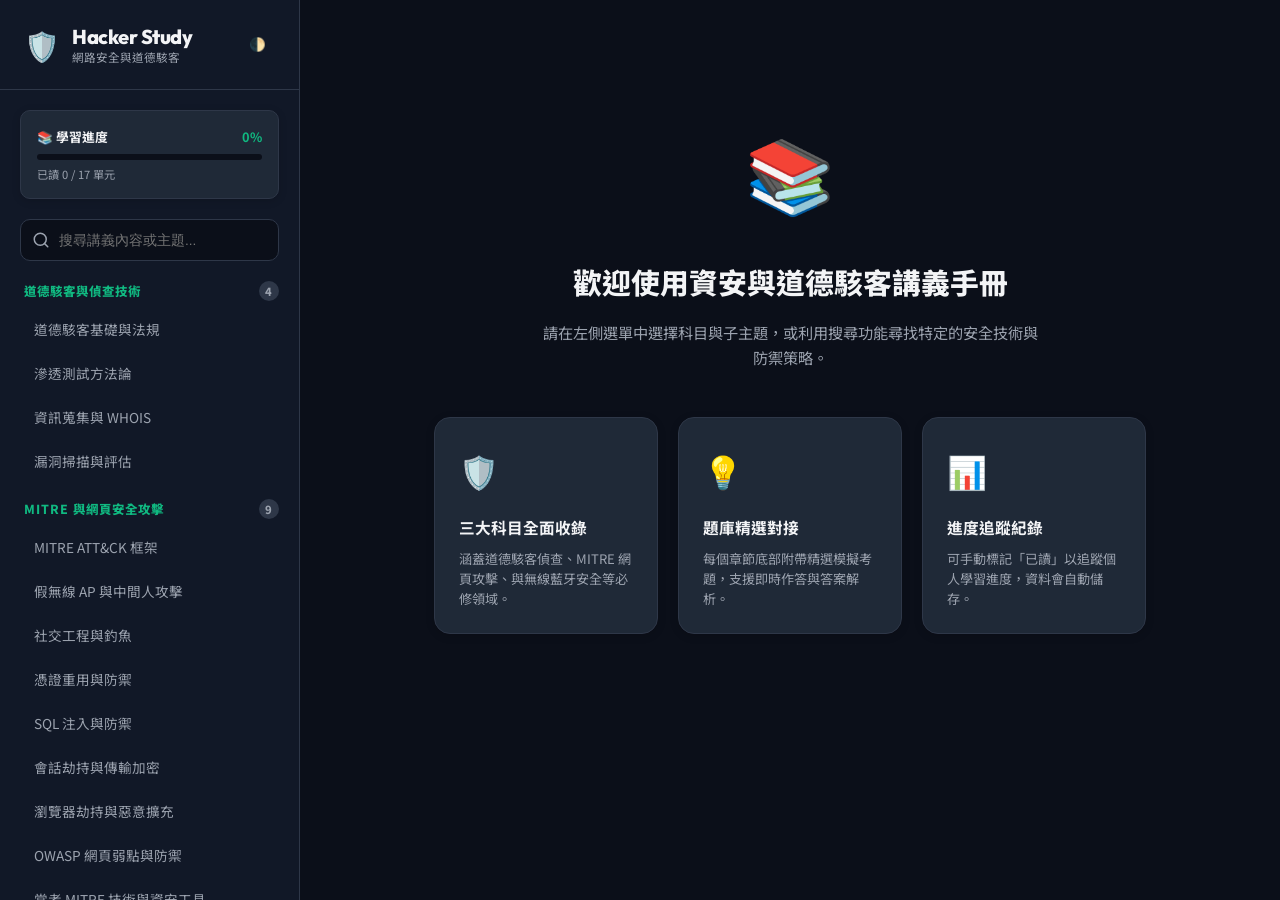
<file: handouts/index.html>
<!DOCTYPE html>
<html lang="zh-TW" data-theme="twilight">
<head>
    <meta charset="UTF-8">
    <meta name="viewport" content="width=device-width, initial-scale=1.0">
    <title>🛡️ 網路安全與道德駭客 — 學習講義手冊</title>
    <!-- Google Fonts -->
    <link rel="preconnect" href="https://fonts.googleapis.com">
    <link rel="preconnect" href="https://fonts.gstatic.com" crossorigin>
    <link href="https://fonts.googleapis.com/css2?family=Fira+Code:wght@400;500;700&family=Outfit:wght@300;400;600;800&family=Noto+Sans+TC:wght@400;500;700;900&display=swap" rel="stylesheet">
    <link rel="stylesheet" href="style.css">
</head>
<body>
    <div class="app-container">
        <!-- 頂部導航欄 (行動端顯示) -->
        <header class="mobile-header">
            <button id="sidebar-toggle" class="icon-btn">
                <svg width="24" height="24" viewBox="0 0 24 24" fill="none" stroke="currentColor" stroke-width="2" stroke-linecap="round" stroke-linejoin="round"><line x1="3" y1="12" x2="21" y2="12"></line><line x1="3" y1="6" x2="21" y2="6"></line><line x1="3" y1="18" x2="21" y2="18"></line></svg>
            </button>
            <span class="logo-text">🛡️ 學習講義手冊</span>
            <button id="theme-toggle-mobile" class="icon-btn">🌓</button>
        </header>

        <!-- 側邊導航欄 -->
        <aside class="sidebar" id="sidebar">
            <div class="sidebar-header">
                <div class="brand">
                    <span class="brand-icon">🛡️</span>
                    <div>
                        <h1 class="brand-name">Hacker Study</h1>
                        <p class="brand-sub">網路安全與道德駭客</p>
                    </div>
                </div>
                <button id="theme-toggle-desktop" class="icon-btn" title="切換主題模式">🌓</button>
            </div>

            <!-- 進度看板 -->
            <div class="progress-card">
                <div class="progress-info">
                    <span class="progress-title">📚 學習進度</span>
                    <span id="progress-percent" class="progress-percent">0%</span>
                </div>
                <div class="progress-bar-container">
                    <div id="progress-bar" class="progress-bar-fill" style="width: 0%"></div>
                </div>
                <div id="progress-text" class="progress-text">已完成 0 / 12 單元</div>
            </div>

            <!-- 搜尋框 -->
            <div class="search-box">
                <svg class="search-icon" width="18" height="18" viewBox="0 0 24 24" fill="none" stroke="currentColor" stroke-width="2" stroke-linecap="round" stroke-linejoin="round"><circle cx="11" cy="11" r="8"></circle><line x1="21" y1="21" x2="16.65" y2="16.65"></line></svg>
                <input type="text" id="search-input" placeholder="搜尋講義內容或主題...">
            </div>

            <!-- 導航菜單 -->
            <nav class="nav-menu" id="nav-menu">
                <div class="loading-placeholder">載入導航選單中...</div>
            </nav>
        </aside>

        <!-- 遮罩層 (行動端側邊欄開啟時) -->
        <div class="overlay" id="overlay"></div>

        <!-- 主內容區域 -->
        <main class="main-content">
            <div class="content-wrapper" id="content-wrapper">
                
                <!-- 講義本文顯示區 -->
                <article class="handout-article" id="handout-article">
                    <!-- 預設歡迎畫面 -->
                    <div class="welcome-screen">
                        <div class="welcome-icon">📚</div>
                        <h2 class="welcome-title">歡迎使用資安與道德駭客講義手冊</h2>
                        <p class="welcome-desc">請在左側選單中選擇科目與子主題，或利用搜尋功能尋找特定的安全技術與防禦策略。</p>
                        
                        <div class="welcome-features">
                            <div class="feature-card">
                                <div class="feature-emoji">🛡️</div>
                                <h4>三大科目全面收錄</h4>
                                <p>涵蓋道德駭客偵查、MITRE 網頁攻擊、與無線藍牙安全等必修領域。</p>
                            </div>
                            <div class="feature-card">
                                <div class="feature-emoji">💡</div>
                                <h4>題庫精選對接</h4>
                                <p>每個章節底部附帶精選模擬考題，支援即時作答與答案解析。</p>
                            </div>
                            <div class="feature-card">
                                <div class="feature-emoji">📊</div>
                                <h4>進度追蹤紀錄</h4>
                                <p>可手動標記「已讀」以追蹤個人學習進度，資料會自動儲存。</p>
                            </div>
                        </div>
                    </div>
                </article>

                <!-- 考題互動區 -->
                <section class="questions-section hidden" id="questions-section">
                    <h3 class="section-title">💡 相關考題練習</h3>
                    <div class="questions-list" id="questions-list">
                        <!-- 考題卡片動態載入 -->
                    </div>
                </section>

                <!-- 底部分頁導航 -->
                <footer class="article-footer hidden" id="article-footer">
                    <button id="prev-topic-btn" class="nav-btn">
                        <svg width="18" height="18" viewBox="0 0 24 24" fill="none" stroke="currentColor" stroke-width="2" stroke-linecap="round" stroke-linejoin="round"><line x1="19" y1="12" x2="5" y2="12"></line><polyline points="12 19 5 12 12 5"></polyline></svg>
                        <span>上一單元</span>
                    </button>
                    
                    <button id="mark-read-btn" class="read-btn">
                        <span class="checkbox-box"></span>
                        <span class="read-btn-text">標記為已讀</span>
                    </button>
                    
                    <button id="next-topic-btn" class="nav-btn">
                        <span>下一單元</span>
                        <svg width="18" height="18" viewBox="0 0 24 24" fill="none" stroke="currentColor" stroke-width="2" stroke-linecap="round" stroke-linejoin="round"><line x1="5" y1="12" x2="19" y2="12"></line><polyline points="12 5 19 12 12 19"></polyline></svg>
                    </button>
                </footer>
            </div>
        </main>
    </div>

    <!-- 載入講義資料 -->
    <script src="handouts-data.js"></script>
    <!-- 載入主應用程式邏輯 -->
    <script src="app.js"></script>
</body>
</html>
</file>
<file: handouts/style.css>
/* ==========================================================================
   🛡️ 網路安全與道德駭客 講義網站核心樣式表 (CSS)
   Aesthetic Palette: Cyber-Nord & Twilight Theme, Fully Responsive
   ========================================================================== */

   :root {
    /* Twilight 暮藍主題 (預設) */
    --bg-app: #0b0f19;
    --bg-sidebar: #111827;
    --bg-card: #1f2937;
    --bg-card-soft: rgba(31, 41, 55, 0.6);
    --border-color: #2e3748;
    --text-main: #f3f4f6;
    --text-muted: #9ca3af;
    --accent: #10b981;
    --accent-hover: #059669;
    --accent-soft: rgba(16, 185, 129, 0.1);
    
    --correct: #10b981;
    --correct-soft: rgba(16, 185, 129, 0.15);
    --wrong: #ef4444;
    --wrong-soft: rgba(239, 68, 68, 0.15);
    
    --radius-lg: 16px;
    --radius-md: 10px;
    --radius-sm: 6px;
    
    --font-heading: 'Outfit', 'Noto Sans TC', sans-serif;
    --font-body: 'Noto Sans TC', 'Outfit', sans-serif;
    --font-mono: 'Fira Code', 'Courier New', monospace;
    
    --shadow: 0 4px 20px rgba(0, 0, 0, 0.25);
    --shadow-sm: 0 2px 8px rgba(0, 0, 0, 0.15);
    
    --transition: 0.25s cubic-bezier(0.4, 0, 0.2, 1);
}

/* Light 淺色模式主題 */
[data-theme="light"] {
    --bg-app: #f4f6f9;
    --bg-sidebar: #ffffff;
    --bg-card: #ffffff;
    --bg-card-soft: rgba(255, 255, 255, 0.85);
    --border-color: #e2e8f0;
    --text-main: #1f2937;
    --text-muted: #6b7280;
    --accent: #3b82f6;
    --accent-hover: #2563eb;
    --accent-soft: rgba(59, 130, 246, 0.1);
    
    --correct: #10b981;
    --correct-soft: rgba(16, 185, 129, 0.12);
    --wrong: #dc2626;
    --wrong-soft: rgba(220, 38, 38, 0.12);
    
    --shadow: 0 4px 20px rgba(148, 163, 184, 0.12);
    --shadow-sm: 0 2px 8px rgba(148, 163, 184, 0.08);
}

/* Cyber Neon 賽博霓虹主題 */
[data-theme="cyber"] {
    --bg-app: #030008;
    --bg-sidebar: #0a0514;
    --bg-card: #120924;
    --bg-card-soft: rgba(18, 9, 36, 0.7);
    --border-color: #ff007f;
    --text-main: #00ffcc;
    --text-muted: #8b5cf6;
    --accent: #ff007f;
    --accent-hover: #e0006c;
    --accent-soft: rgba(255, 0, 127, 0.15);
    
    --correct: #00ff88;
    --correct-soft: rgba(0, 255, 136, 0.15);
    --wrong: #ff3b30;
    --wrong-soft: rgba(255, 59, 48, 0.15);
    
    --shadow: 0 0 15px rgba(255, 0, 127, 0.3);
    --shadow-sm: 0 0 5px rgba(0, 255, 204, 0.2);
}

/* ==========================================================================
   Reset & Base Styles
   ========================================================================== */
* {
    box-sizing: border-box;
    margin: 0;
    padding: 0;
}

body {
    background-color: var(--bg-app);
    color: var(--text-main);
    font-family: var(--font-body);
    transition: background-color var(--transition), color var(--transition);
    min-height: 100vh;
    overflow-x: hidden;
}

/* 捲動軸設計 */
::-webkit-scrollbar {
    width: 6px;
    height: 6px;
}
::-webkit-scrollbar-track {
    background: transparent;
}
::-webkit-scrollbar-thumb {
    background: var(--border-color);
    border-radius: 10px;
}
::-webkit-scrollbar-thumb:hover {
    background: var(--accent);
}

/* ==========================================================================
   App Layout
   ========================================================================== */
.app-container {
    display: flex;
    min-height: 100vh;
}

/* 行動端頂部欄 */
.mobile-header {
    display: none;
    position: fixed;
    top: 0;
    left: 0;
    right: 0;
    height: 60px;
    background: var(--bg-sidebar);
    border-bottom: 1px solid var(--border-color);
    z-index: 100;
    padding: 0 16px;
    justify-content: space-between;
    align-items: center;
    box-shadow: var(--shadow-sm);
}

.logo-text {
    font-size: 1.15rem;
    font-weight: 700;
    font-family: var(--font-heading);
}

/* 側邊欄 */
.sidebar {
    width: 300px;
    background-color: var(--bg-sidebar);
    border-right: 1px solid var(--border-color);
    display: flex;
    flex-direction: column;
    height: 100vh;
    position: sticky;
    top: 0;
    z-index: 50;
    flex-shrink: 0;
    transition: transform var(--transition), background-color var(--transition), border-color var(--transition);
}

.sidebar-header {
    padding: 24px;
    border-bottom: 1px solid var(--border-color);
    display: flex;
    justify-content: space-between;
    align-items: center;
}

.brand {
    display: flex;
    align-items: center;
    gap: 12px;
}

.brand-icon {
    font-size: 1.8rem;
}

.brand-name {
    font-size: 1.25rem;
    font-weight: 800;
    font-family: var(--font-heading);
    letter-spacing: -0.5px;
}

.brand-sub {
    font-size: 0.72rem;
    color: var(--text-muted);
}

/* 進度卡片 */
.progress-card {
    margin: 20px 20px 10px;
    background: var(--bg-card);
    border: 1px solid var(--border-color);
    border-radius: var(--radius-md);
    padding: 16px;
    box-shadow: var(--shadow-sm);
}

.progress-info {
    display: flex;
    justify-content: space-between;
    font-size: 0.8rem;
    margin-bottom: 8px;
}

.progress-title {
    font-weight: 700;
}

.progress-percent {
    color: var(--accent);
    font-weight: 700;
}

.progress-bar-container {
    height: 6px;
    background: var(--bg-app);
    border-radius: 99px;
    overflow: hidden;
    margin-bottom: 6px;
}

.progress-bar-fill {
    height: 100%;
    background: var(--accent);
    border-radius: 99px;
    transition: width 0.5s ease-out;
}

.progress-text {
    font-size: 0.7rem;
    color: var(--text-muted);
}

/* 搜尋框 */
.search-box {
    margin: 10px 20px;
    position: relative;
}

.search-icon {
    position: absolute;
    left: 12px;
    top: 50%;
    transform: translateY(-50%);
    color: var(--text-muted);
}

#search-input {
    width: 100%;
    height: 42px;
    background: var(--bg-app);
    border: 1px solid var(--border-color);
    border-radius: var(--radius-md);
    padding-left: 38px;
    padding-right: 12px;
    color: var(--text-main);
    outline: none;
    font-size: 0.85rem;
    transition: border-color var(--transition);
}

#search-input:focus {
    border-color: var(--accent);
}

/* 導航選單樹 */
.nav-menu {
    flex: 1;
    overflow-y: auto;
    padding: 10px 20px 24px;
}

.nav-subject-section {
    margin-bottom: 18px;
}

.nav-subject-header {
    font-size: 0.78rem;
    color: var(--accent);
    font-weight: 800;
    text-transform: uppercase;
    letter-spacing: 1px;
    margin-bottom: 8px;
    padding-left: 4px;
    display: flex;
    justify-content: space-between;
    align-items: center;
}

.nav-subject-count {
    font-size: 0.7rem;
    background: var(--border-color);
    color: var(--text-muted);
    padding: 2px 6px;
    border-radius: 99px;
}

.nav-topic-list {
    list-style: none;
    display: flex;
    flex-direction: column;
    gap: 4px;
}

.nav-topic-item {
    padding: 10px 14px;
    border-radius: var(--radius-md);
    cursor: pointer;
    font-size: 0.85rem;
    color: var(--text-muted);
    display: flex;
    align-items: center;
    justify-content: space-between;
    gap: 10px;
    transition: var(--transition);
    user-select: none;
}

.nav-topic-item:hover {
    background: var(--bg-card-soft);
    color: var(--text-main);
}

.nav-topic-item.active {
    background: var(--accent-soft);
    color: var(--accent);
    font-weight: 700;
    border-left: 3px solid var(--accent);
    border-top-left-radius: 0;
    border-bottom-left-radius: 0;
}

.read-dot {
    width: 6px;
    height: 6px;
    border-radius: 50%;
    background: var(--accent);
    opacity: 0;
    transition: opacity var(--transition);
}

.nav-topic-item.read .read-dot {
    opacity: 1;
}

/* ==========================================================================
   Main Content Area
   ========================================================================== */
.main-content {
    flex: 1;
    min-width: 0;
    display: flex;
    flex-direction: column;
    height: 100vh;
    overflow-y: auto;
    position: relative;
}

.content-wrapper {
    max-width: 800px;
    width: 100%;
    margin: 0 auto;
    padding: 48px 24px 80px;
}

/* 歡迎畫面 */
.welcome-screen {
    text-align: center;
    padding: 60px 20px;
    display: flex;
    flex-direction: column;
    align-items: center;
}

.welcome-icon {
    font-size: 4.5rem;
    margin-bottom: 24px;
    animation: float 4s ease-in-out infinite;
}

@keyframes float {
    0%, 100% { transform: translateY(0); }
    50% { transform: translateY(-10px); }
}

.welcome-title {
    font-size: 1.8rem;
    font-weight: 800;
    margin-bottom: 12px;
    font-family: var(--font-heading);
}

.welcome-desc {
    color: var(--text-muted);
    font-size: 0.95rem;
    max-width: 500px;
    line-height: 1.6;
    margin-bottom: 48px;
}

.welcome-features {
    display: grid;
    grid-template-columns: repeat(auto-fit, minmax(220px, 1fr));
    gap: 20px;
    width: 100%;
}

.feature-card {
    background: var(--bg-card);
    border: 1px solid var(--border-color);
    border-radius: var(--radius-lg);
    padding: 24px;
    box-shadow: var(--shadow-sm);
    text-align: left;
    transition: transform var(--transition);
}

.feature-card:hover {
    transform: translateY(-4px);
    border-color: var(--accent);
}

.feature-emoji {
    font-size: 2rem;
    margin-bottom: 16px;
}

.feature-card h4 {
    font-size: 0.98rem;
    font-weight: 700;
    margin-bottom: 8px;
}

.feature-card p {
    font-size: 0.82rem;
    color: var(--text-muted);
    line-height: 1.5;
}

/* 講義文章排版 */
.handout-article {
    line-height: 1.75;
    font-size: 0.98rem;
    color: var(--text-main);
}

.handout-header {
    border-bottom: 2px solid var(--border-color);
    padding-bottom: 24px;
    margin-bottom: 32px;
}

.subject-badge {
    display: inline-block;
    font-size: 0.72rem;
    font-weight: 700;
    padding: 4px 12px;
    border-radius: 99px;
    background: var(--accent-soft);
    color: var(--accent);
    text-transform: uppercase;
    letter-spacing: 0.5px;
    margin-bottom: 12px;
}

.topic-title {
    font-size: 2rem;
    font-weight: 800;
    margin-bottom: 10px;
    font-family: var(--font-heading);
    letter-spacing: -0.5px;
}

.topic-summary {
    color: var(--text-muted);
    font-size: 0.92rem;
}

/* Markdown 樣式對映 */
.handout-body h3 {
    font-size: 1.22rem;
    font-weight: 700;
    margin-top: 32px;
    margin-bottom: 12px;
    color: var(--text-main);
    display: flex;
    align-items: center;
    gap: 8px;
}

.handout-body h3::before {
    content: '';
    display: inline-block;
    width: 4px;
    height: 18px;
    background: var(--accent);
    border-radius: 99px;
}

.handout-body h4 {
    font-size: 1.08rem;
    font-weight: 700;
    margin-top: 24px;
    margin-bottom: 10px;
    color: var(--text-main);
    display: flex;
    align-items: center;
    gap: 6px;
}

.handout-body h4::before {
    content: '';
    display: inline-block;
    width: 3px;
    height: 14px;
    background: var(--accent);
    opacity: 0.8;
    border-radius: 99px;
}

.handout-body p {
    margin-bottom: 18px;
    color: var(--text-main);
    opacity: 0.95;
}

.handout-body ul {
    margin-left: 20px;
    margin-bottom: 20px;
    display: flex;
    flex-direction: column;
    gap: 8px;
}

.handout-body li {
    padding-left: 4px;
}

.handout-body strong {
    color: var(--accent);
    font-weight: 700;
}

.handout-body code {
    background: var(--bg-card);
    border: 1px solid var(--border-color);
    color: var(--accent);
    padding: 2px 6px;
    border-radius: 4px;
    font-family: var(--font-mono);
    font-size: 0.88em;
}

/* 表格樣式 */
.handout-table-wrapper {
    overflow-x: auto;
    margin: 24px 0;
    border-radius: var(--radius-md);
    border: 1px solid var(--border-color);
}

.handout-body table {
    width: 100%;
    border-collapse: collapse;
    font-size: 0.88rem;
    text-align: left;
}

.handout-body th {
    background: var(--bg-sidebar);
    padding: 12px 16px;
    font-weight: 700;
    border-bottom: 2px solid var(--border-color);
}

.handout-body td {
    padding: 12px 16px;
    border-bottom: 1px solid var(--border-color);
    background: var(--bg-card-soft);
}

.handout-body tr:last-child td {
    border-bottom: none;
}

/* ==========================================================================
   Related Questions Widget
   ========================================================================== */
.questions-section {
    margin-top: 48px;
    border-top: 1px solid var(--border-color);
    padding-top: 36px;
}

.section-title {
    font-size: 1.15rem;
    font-weight: 800;
    margin-bottom: 20px;
    color: var(--text-main);
}

.questions-list {
    display: flex;
    flex-direction: column;
    gap: 16px;
}

.quiz-card {
    background: var(--bg-card);
    border: 1px solid var(--border-color);
    border-radius: var(--radius-lg);
    padding: 24px;
    box-shadow: var(--shadow-sm);
    transition: var(--transition);
}

.quiz-q-header {
    display: flex;
    align-items: flex-start;
    gap: 10px;
    margin-bottom: 16px;
}

.quiz-id {
    font-size: 0.72rem;
    font-weight: 700;
    background: var(--border-color);
    color: var(--text-muted);
    padding: 2px 6px;
    border-radius: 4px;
    margin-top: 2px;
}

.quiz-question {
    font-size: 0.95rem;
    font-weight: 600;
    line-height: 1.5;
}

.quiz-options {
    display: grid;
    grid-template-columns: 1fr;
    gap: 10px;
}

.quiz-option {
    background: var(--bg-app);
    border: 1px solid var(--border-color);
    border-radius: var(--radius-md);
    padding: 12px 16px;
    cursor: pointer;
    font-size: 0.88rem;
    display: flex;
    align-items: center;
    gap: 12px;
    transition: var(--transition);
    user-select: none;
}

.quiz-option:hover {
    border-color: var(--accent);
}

.quiz-option-key {
    width: 22px;
    height: 22px;
    border-radius: 50%;
    background: var(--border-color);
    font-size: 0.7rem;
    font-weight: 700;
    display: flex;
    align-items: center;
    justify-content: center;
    flex-shrink: 0;
}

/* 答題回饋狀態 */
.quiz-card.answered .quiz-option {
    pointer-events: none;
}

.quiz-option.correct {
    background: var(--correct-soft);
    border-color: var(--correct);
    color: var(--correct);
    font-weight: 700;
}
.quiz-option.correct .quiz-option-key {
    background: var(--correct);
    color: #ffffff;
}

.quiz-option.wrong {
    background: var(--wrong-soft);
    border-color: var(--wrong);
    color: var(--wrong);
}
.quiz-option.wrong .quiz-option-key {
    background: var(--wrong);
    color: #ffffff;
}

/* 解析折疊卡片 */
.quiz-explanation-box {
    margin-top: 16px;
    padding-top: 16px;
    border-top: 1px dotted var(--border-color);
    animation: slideDown 0.3s ease-out forwards;
}

@keyframes slideDown {
    from { opacity: 0; transform: translateY(-10px); }
    to { opacity: 1; transform: translateY(0); }
}

.expl-status {
    font-size: 0.8rem;
    font-weight: 700;
    margin-bottom: 6px;
}
.expl-status.is-correct { color: var(--correct); }
.expl-status.is-wrong { color: var(--wrong); }

.expl-text {
    font-size: 0.82rem;
    color: var(--text-muted);
    line-height: 1.5;
}

/* ==========================================================================
   Footer & Article Navigation
   ========================================================================== */
.article-footer {
    margin-top: 48px;
    border-top: 1px solid var(--border-color);
    padding-top: 24px;
    display: flex;
    justify-content: space-between;
    align-items: center;
    gap: 16px;
}

/* 按鈕共用 */
.icon-btn {
    background: transparent;
    border: none;
    cursor: pointer;
    color: var(--text-muted);
    width: 36px;
    height: 36px;
    border-radius: 50%;
    display: flex;
    align-items: center;
    justify-content: center;
    transition: var(--transition);
}

.icon-btn:hover {
    background: var(--border-color);
    color: var(--text-main);
}

.nav-btn {
    background: var(--bg-card);
    border: 1px solid var(--border-color);
    color: var(--text-main);
    padding: 10px 16px;
    border-radius: var(--radius-md);
    cursor: pointer;
    font-size: 0.88rem;
    font-weight: 600;
    display: flex;
    align-items: center;
    gap: 8px;
    transition: var(--transition);
}

.nav-btn:hover:not(:disabled) {
    border-color: var(--accent);
    color: var(--accent);
}

.nav-btn:disabled {
    opacity: 0.3;
    cursor: not-allowed;
}

/* 已讀按鈕 */
.read-btn {
    background: var(--accent-soft);
    border: 1.5px solid var(--accent);
    color: var(--accent);
    padding: 10px 20px;
    border-radius: 99px;
    cursor: pointer;
    font-size: 0.88rem;
    font-weight: 700;
    display: flex;
    align-items: center;
    gap: 10px;
    transition: var(--transition);
}

.read-btn:hover {
    background: var(--accent);
    color: #ffffff;
}

.checkbox-box {
    width: 16px;
    height: 16px;
    border-radius: 4px;
    border: 2px solid var(--accent);
    display: inline-block;
    position: relative;
    transition: var(--transition);
}

.read-btn:hover .checkbox-box {
    border-color: #ffffff;
}

.read-btn.completed {
    background: var(--accent);
    color: #ffffff;
}

.read-btn.completed .checkbox-box {
    border-color: #ffffff;
    background: #ffffff;
}

.read-btn.completed .checkbox-box::after {
    content: '✓';
    color: var(--accent);
    font-size: 11px;
    font-weight: 900;
    position: absolute;
    top: 50%;
    left: 50%;
    transform: translate(-50%, -50%);
}

.hidden {
    display: none !important;
}

/* ==========================================================================
   Responsive & Overlays (手機版適配)
   ========================================================================== */
.overlay {
    position: fixed;
    top: 0;
    left: 0;
    right: 0;
    bottom: 0;
    background: rgba(0, 0, 0, 0.6);
    z-index: 45;
    opacity: 0;
    pointer-events: none;
    transition: opacity var(--transition);
}

@media (max-width: 1024px) {
    .mobile-header {
        display: flex;
    }
    
    .sidebar {
        position: fixed;
        left: 0;
        top: 0;
        bottom: 0;
        transform: translateX(-100%);
        box-shadow: 10px 0 30px rgba(0,0,0,0.5);
    }
    
    .sidebar.open {
        transform: translateX(0);
    }
    
    .sidebar.open + .overlay {
        opacity: 1;
        pointer-events: auto;
    }
    
    .main-content {
        margin-top: 60px;
        height: calc(100vh - 60px);
    }
    
    .content-wrapper {
        padding: 32px 16px 64px;
    }
}

/* ==========================================================================
   Glossary Tooltips (術語浮動視窗)
   ========================================================================== */
.glossary-term {
    border-bottom: 1.5px dashed var(--accent);
    cursor: help;
    transition: color var(--transition), border-color var(--transition);
    position: relative;
    font-weight: 500;
}

.glossary-term:hover {
    color: var(--accent);
    border-bottom-color: var(--accent-hover);
}

.glossary-tooltip {
    position: absolute !important;
    z-index: 9999;
    background: var(--bg-card);
    border: 1px solid var(--border-color);
    box-shadow: var(--shadow);
    border-radius: var(--radius-md);
    padding: 12px 16px;
    max-width: 280px;
    font-size: 0.85rem;
    line-height: 1.5;
    color: var(--text-main);
    opacity: 0;
    visibility: hidden;
    pointer-events: none;
    transform: translateY(4px);
    transition: opacity 0.2s cubic-bezier(0.4, 0, 0.2, 1), transform 0.2s cubic-bezier(0.4, 0, 0.2, 1);
}

.glossary-tooltip.visible {
    opacity: 1;
    visibility: visible;
    transform: translateY(0);
    pointer-events: auto;
}

.tooltip-title {
    font-weight: 700;
    color: var(--accent);
    margin-bottom: 6px;
    font-family: var(--font-heading);
    font-size: 0.9rem;
    border-bottom: 1px solid var(--border-color);
    padding-bottom: 4px;
}

.tooltip-body {
    color: var(--text-main);
    opacity: 0.9;
}
</file>
